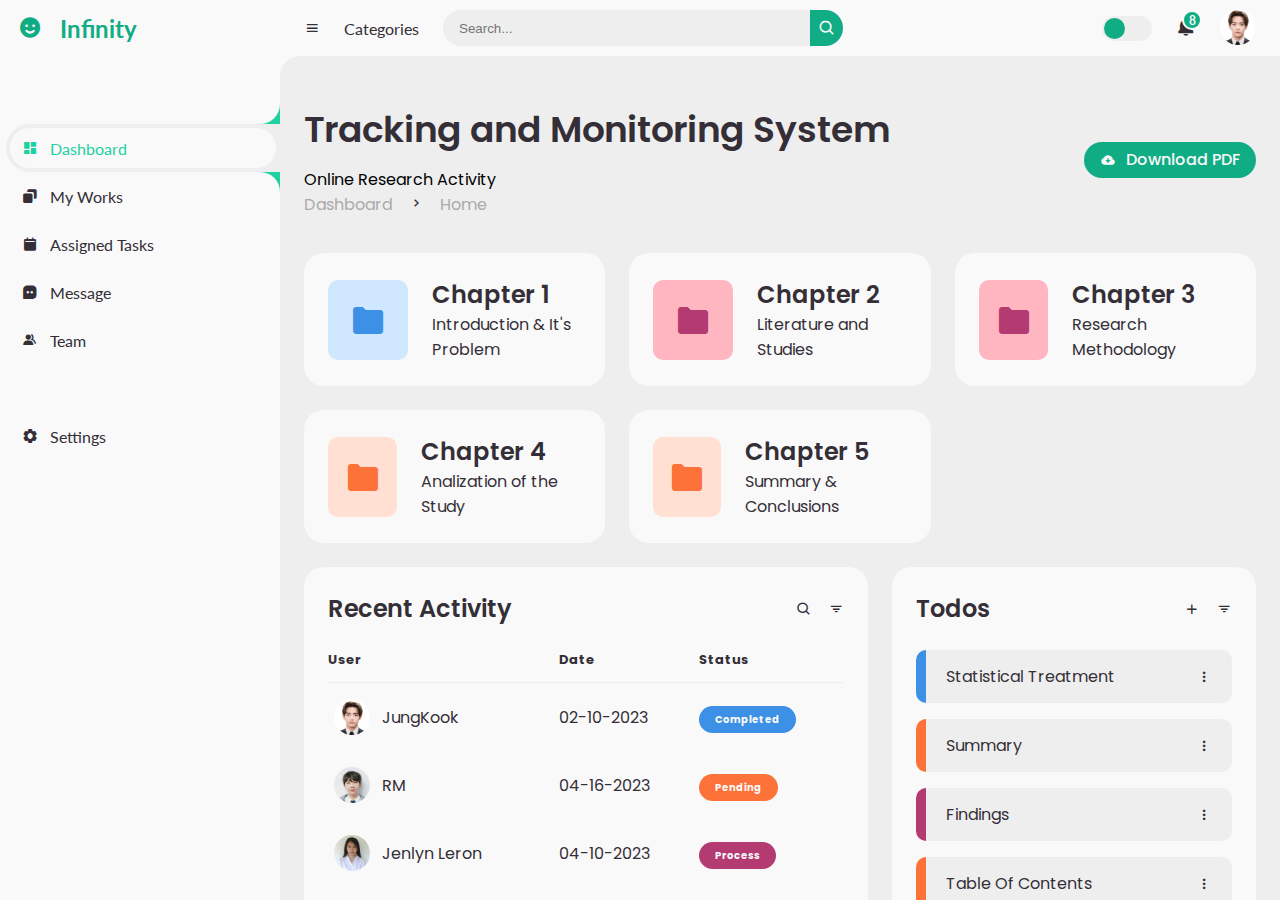
<file: index.html>
<!DOCTYPE html>
<html lang="en">
<head>
    <meta charset="UTF-8">
    <meta http-equiv="X-UA-Compatible" content="IE=edge">
    <meta name="viewport" content="width=device-width, initial-scale=1.0">
    <title>Monitor and Tracking System</title>

    <!-- font awesome cdn link -->
    <link rel="stylesheet" href="https://cdnjs.cloudflare.com/ajax/libs/font-awesome/6.4.0/css/all.min.css">
    <link href='https://unpkg.com/boxicons@2.0.9/css/boxicons.min.css' rel='stylesheet'>

    <!-- Custome CSS File Link -->
    <link rel="stylesheet" href="style.css">
</head>
<body>


	<!-- SIDEBAR Starts here -->
	<section id="sidebar">
		<a href="#" class="brand">
			<i class='bx bxs-smile'></i>
			<span class="text">Infinity</span>
		</a>
		<ul class="side-menu top">
			<li class="active">
				<a href="#dashboard">
					<i class='bx bxs-dashboard' ></i>
					<span class="text">Dashboard</span>
				</a>
			</li>
			<li>
				<a href="#works">
					<i class='bx bxs-copy'></i>
					<span class="text">My Works</span>
				</a>
			</li>
			<li>
				<a href="#task">
					<i class='bx bxs-calendar-alt'></i>
					<span class="text">Assigned Tasks</span>
				</a>
			</li>
			<li>
				<a href="#message">
					<i class='bx bxs-message-square-dots'></i>
					<span class="text">Message</span>
				</a>
			</li>
			<li>
				<a href="#teams">
					<i class='bx bxs-group' ></i>
					<span class="text">Team</span>
				</a>
			</li>
		</ul>
		<ul class="side-menu">
			<li>
				<a href="#">
					<i class='bx bxs-cog' ></i>
					<span class="text">Settings</span>
				</a>
			</li>
	</section>
	<!-- SIDEBAR ends here -->

    <!-- CONTENT -->
	<section id="content">
		<!-- NAVBAR -->
		<nav>
			<i class='bx bx-menu' ></i>
			<a href="#" class="nav-link">Categories</a>
			<form action="#">
				<div class="form-input">
					<input type="search" placeholder="Search...">
					<button type="submit" class="search-btn"><i class='bx bx-search' ></i></button>
				</div>
			</form>
			<input type="checkbox" id="switch-mode" hidden>
			<label for="switch-mode" class="switch-mode"></label>
			<a href="#" class="notification">
				<i class='bx bxs-bell' ></i>
				<span class="num">8</span>
			</a>
			<a href="#" class="profile">
				<img src="img/pic1.jpg">
			</a>
		</nav>
		<!-- NAVBAR -->

		<!-- MAIN -->
		<main>
			<div class="head-title" id="dashboard">
				<div class="left">
					<h1>Tracking and Monitoring System</h1>
					<p>Online Research Activity</p>
					<ul class="breadcrumb">
						<li>
							<a href="#">Dashboard</a>
						</li>
						<li><i class='bx bx-chevron-right' ></i></li>
						<li>
							<a class="active" href="#">Home</a>
						</li>
					</ul>
				</div>
				<a href="data/Lorem_ipsum.pdf" target="_blank" class="btn-download">
					<i class='bx bxs-cloud-download' ></i>
					<span class="text" >Download PDF</span>
				</a>
			</div>

			<ul class="box-info">
				<li>
					<a href="chap1.html"><i class='bx bxs-folder'></i></a>
					<span class="text">
						<h3>Chapter 1</h3>
						<p>Introduction & It's Problem</p>
					</span>
				</li>
				<li>
					<a href="chap2.html"><i class='bx bxs-folder'></i></a>
					<span class="text">
						<h3>Chapter 2</h3>
						<p>Literature and Studies</p>
					</span>
				</li>
				<li>
					<i class='bx bxs-folder'></i>
					<span class="text">
						<h3>Chapter 3</h3>
						<p>Research Methodology</p>
					</span>
				</li>
				<li>
					<i class='bx bxs-folder'></i>
					<span class="text">
						<h3>Chapter 4</h3>
						<p>Analization of the Study</p>
					</span>
				</li>
				<li>
					<i class='bx bxs-folder'></i>
					<span class="text">
						<h3>Chapter 5</h3>
						<p>Summary & Conclusions</p>
					</span>
				</li>
			</ul>


			<div class="table-data">
				<div class="order">
					<div class="head">
						<h3>Recent Activity</h3>
						<i class='bx bx-search' ></i>
						<i class='bx bx-filter' ></i>
					</div>
					<table>
						<thead>
							<tr>
								<th>User</th>
								<th>Date </th>
								<th>Status</th>
							</tr>
						</thead>
						<tbody>
							<tr>
								<td>
									<img src="img/pic1.jpg">
									<p>JungKook</p>
								</td>
								<td>02-10-2023</td>
								<td><span class="status completed">Completed</span></td>
							</tr>
							<tr>
								<td>
									<img src="img/pic2.jpg">
									<p>RM</p>
								</td>
								<td>04-16-2023</td>
								<td><span class="status pending">Pending</span></td>
							</tr>
							<tr>
								<td>
									<img src="img/jenlyn.jpg">
									<p>Jenlyn Leron</p>
								</td>
								<td>04-10-2023</td>
								<td><span class="status process">Process</span></td>
							</tr>
							<tr>
								<td>
									<img src="img/pic3.jpg">
									<p>Jin</p>
								</td>
								<td>04-18-2021</td>
								<td><span class="status pending">Pending</span></td>
							</tr>
							<tr>
								<td>
									<img src="img/pic4.jpg">
									<p>V</p>
								</td>
								<td>03-26-2023</td>
								<td><span class="status completed">Completed</span></td>
							</tr>
						</tbody>
					</table>
				</div>
				<div class="todo">
					<div class="head">
						<h3>Todos</h3>
						<i class='bx bx-plus' ></i>
						<i class='bx bx-filter' ></i>
					</div>
					<ul class="todo-list">
						<li class="completed">
							<p>Statistical Treatment</p>
							<i class='bx bx-dots-vertical-rounded' ></i>
						</li>
						<li class="not-completed">
							<p>Summary</p>
							<i class='bx bx-dots-vertical-rounded' ></i>
						</li>
						<li class="inprogress">
							<p>Findings</p>
							<i class='bx bx-dots-vertical-rounded' ></i>
						</li>
						<li class="not-completed">
							<p>Table Of Contents</p>
							<i class='bx bx-dots-vertical-rounded' ></i>
						</li>
						<li class="not-completed">
							<p>Appendix</p>
							<i class='bx bx-dots-vertical-rounded' ></i>
						</li>
						<li class="not-completed">
							<p>Conclusions</p>
							<i class='bx bx-dots-vertical-rounded' ></i>
						</li>
						<li class="not-completed">
							<p>Recommendations</p>
							<i class='bx bx-dots-vertical-rounded' ></i>
						</li>
					</ul>
				</div>
			</div>
            <!-- My works starts here -->
            <div class="portfolio" id="works">
                <h1 class="heading">my <span>works</span></h1>

        <!-- Works  -->
                <h3 class="subheading">Ass<span>ignment</span> </h3>
                <div class="box-container">
                
                    <div class="box">
                        <img src="img/img-1.jpg" alt="">
                        <div class="content">
                            <h3>Arrow Key</h3>
                        </div>
                    </div>

                    <div class="box">
                        <img src="img/img-2.jpg" alt="">
                        <div class="content">
                            <h3>Mockup</h3>
                        </div>
                    </div>

                    <div class="box">
                        <img src="img/img-3.jpg" alt="">
                        <div class="content">
                            <h3>Pineapple</h3>
                        </div>
                    </div>

                    <div class="box">
                        <img src="img/img-4.jpg" alt="">
                        <div class="content">
                            <h3>Avocado</h3>
                        </div>
                    </div>

                    <div class="box">
                        <img src="img/img-5.jpg" alt="">
                        <div class="content">
                            <h3>Mockup Cup</h3>
                        </div>
                    </div>

                    <div class="box">
                        <img src="img/img-6.jpg" alt="">
                        <div class="content">
                            <h3>Water Melon</h3>
                        </div>
                    </div>
                </div>
            </div>

            <!-- My Works ends here  -->

            <!-- Assigned task starts here -->

            <div class="head-title2" id="task">
                <div class="center">
                    <h1>Assigned Task</h1>
                </div>

                <div class="table-data2">
                    <div class="order2">
                        <div class="head2">
                            <h3>Current Status of your Task</h3>
                        </div>
                        <table>
                            <thead>
                                <tr>
                                    <th>User</th>
                                    <th>Date</th>
                                    <th>Status</th>
                                </tr>
                            </thead>
                            <tbody>
                                <tr>
                                    <td>
                                        <img src="img/img-1.jpg">
                                        <p>John Doe</p>
                                    </td>
                                    <td>05-17-2023</td>
                                    <td><span class="status pending">Pending</span></td>
                                </tr>
                                <tr>
                                    <td>
                                        <img src="img/img-2.jpg">
                                        <p>John Doe</p>
                                    </td>
                                    <td>05-17-2023</td>
                                    <td><span class="status completed">Completed</span></td>
                                </tr>
                                <tr>
                                    <td>
                                        <img src="img/img-3.jpg">
                                        <p>John Doe</p>
                                    </td>
                                    <td>05-17-2023</td>
                                    <td><span class="status process">Process</span></td>
                                </tr>
                                <tr>
                                    <td>
                                        <img src="img/img-1.jpg">
                                        <p>John Doe</p>
                                    </td>
                                    <td>05-17-2023</td>
                                    <td><span class="status completed">Completed</span></td>
                                </tr>
                            </tbody>
                        </table>
                    </div>
                </div>
            </div>

            <div class="contact" id="message">
        
                <form action="https://formsubmit.co/d2c2650a1679a550051cff97c943797a" method="POST">
                    <!-- Honeypot -->
                    <input type="text" name="_honey" style="display: none;">
        
                    <!-- Disable Capcha -->
                    <input type="hidden" name="_captcha" value="false">
        
                    <!-- Success -->
                    <input type="hidden" name="_next" value="https://yurie2315.github.io/myportfolio/success.html">

                    <div class="center">
                        <h1>Message</h1>
                    </div>
        
        
                    <input type="text" placeholder="your name" class="box" name="name" id="name" required>
                    <input type="email" placeholder="your email" class="box" name="email" id="emailInfo" required>
                    <input type="text" placeholder="your subject" class="box" name="subject" id="subject">
                    <textarea class="box" placeholder="your message" for="message" id="message" name="message"
                     cols="30" rows="10" required></textarea>
                    <input type="submit" value="send message" class="btn">
                </form>
            </div>

			<!-- Our teams starts here -->

			<div class="teams" id="teams">
                <div class="center">
                    <h1>Members of the Team</h1>
                </div>

                <div class="table-data3">
                    <div class="order3">
                        <div class="head3">
                            <h3>Members Information</h3>
                        </div>
                        <table>
                            <thead>
                                <tr>
                                    <th>Name</th>
									<th>Social</th>
                                    <th>Email</th>
                                    <th>Contact Number</th>
                                    <th>Status</th>
                                </tr>
                            </thead>
                            <tbody>
                                <tr>
                                    <td>
                                        <img src="img/jenlyn.jpg">
                                        <p>Jenlyn Leron</p>
                                    </td>
                                    <td>			
										<a href="https://www.facebook.com" class="fab fa-facebook-f"target="_blank"></a>
										<a href="https://www.behance.net" class="fab fa-behance"target="_blank"></a>
            							<a href="https://www.instagram.com" class="fab fa-instagram"target="_blank"></a>
            							<a href="https://www.linkedin.com" class="fab fa-linkedin"target="_blank"></a>
            							<a href="https://github.com/" class="fab fa-github"target="_blank"></a>
									</td>
                                    <td>jenlyn.leron@gmail.com</td>
									<td>09091235431</td>
                                    <td><span class="status available">Available</span></td>
                                </tr>
                                <tr>
                                    <td>
                                        <img src="img/pic2.jpg">
                                        <p>Lady Caragay</p>
                                    </td>
                                    <td>			
										<a href="https://www.facebook.com" class="fab fa-facebook-f"target="_blank"></a>
										<a href="https://www.behance.net" class="fab fa-behance"target="_blank"></a>
            							<a href="https://www.instagram.com" class="fab fa-instagram"target="_blank"></a>
            							<a href="https://www.linkedin.com" class="fab fa-linkedin"target="_blank"></a>
            							<a href="https://github.com/" class="fab fa-github"target="_blank"></a>
									</td>
                                    <td>lady.caragay@gmail.com</td>
									<td>09091235431</td>
                                    <td><span class="status busy">Busy</span></td>
                                </tr>
                            </tbody>
                        </table>
                    </div>
                </div>
            </div>

			<!-- Teams Section ends Here -->
			
		</main> 
	</section>


    
            

    <script src="script.js"></script>
    
</body>
</html>
</file>
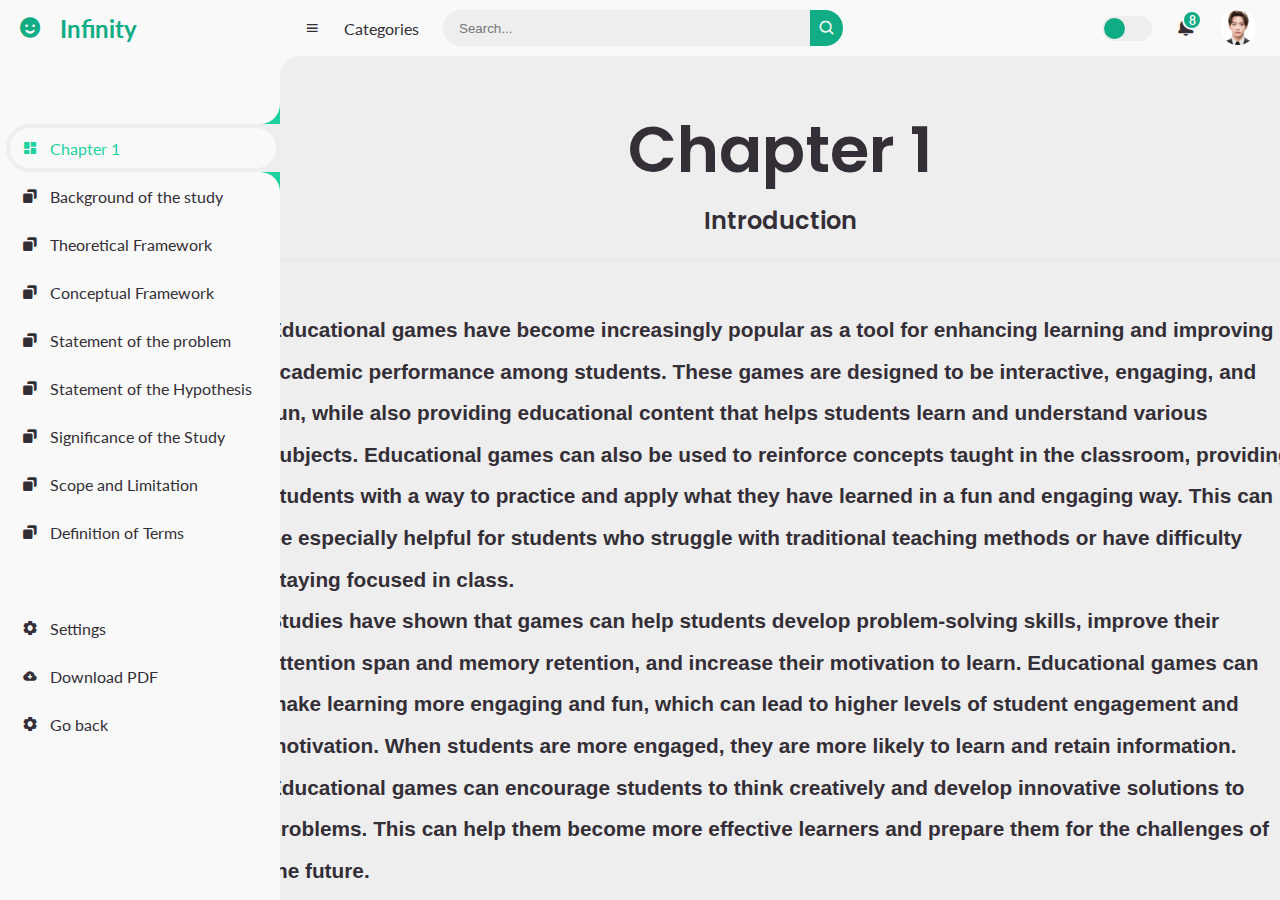
<file: chap1.html>
<!DOCTYPE html>
<html lang="en">
<head>
    <meta charset="UTF-8">
    <meta http-equiv="X-UA-Compatible" content="IE=edge">
    <meta name="viewport" content="width=device-width, initial-scale=1.0">
    <title>Chapter 1</title>

    <link rel="stylesheet" href="https://cdnjs.cloudflare.com/ajax/libs/font-awesome/6.4.0/css/all.min.css">
    <link href='https://unpkg.com/boxicons@2.0.9/css/boxicons.min.css' rel='stylesheet'>

    <!-- Custome CSS File Link -->
    <link rel="stylesheet" href="style1.css">
</head>
<body>

    <!-- SIDEBAR Starts here -->
	<section id="sidebar">
		<a href="#" class="brand">
			<i class='bx bxs-smile'></i>
			<span class="text">Infinity</span>
		</a>
		<ul class="side-menu top">
			<li class="active">
				<a href="#dashboard">
					<i class='bx bxs-dashboard' ></i>
					<span class="text">Chapter 1</span>
				</a>
			</li>
			<li>
				<a href="#background">
					<i class='bx bxs-copy'></i>
					<span class="text">Background of the study</span>
				</a>
			</li>
			<li>
				<a href="#theoretical">
					<i class='bx bxs-copy'></i>
					<span class="text">Theoretical Framework</span>
				</a>
			</li>
			<li>
				<a href="#conceptual">
					<i class='bx bxs-copy'></i>
					<span class="text">Conceptual Framework</span>
				</a>
			</li>
			<li>
				<a href="#sop">
					<i class='bx bxs-copy'></i>
					<span class="text">Statement of the problem</span>
				</a>
			</li>
			<li>
				<a href="#soh">
					<i class='bx bxs-copy'></i>
					<span class="text">Statement of the Hypothesis</span>
				</a>
			</li>
			<li>
				<a href="#sos">
					<i class='bx bxs-copy'></i>
					<span class="text">Significance of the Study</span>
				</a>
			</li>
			<li>
				<a href="#scope">
					<i class='bx bxs-copy'></i>
					<span class="text">Scope and Limitation</span>
				</a>
			</li>
			<li>
				<a href="#dot">
					<i class='bx bxs-copy'></i>
					<span class="text">Definition of Terms</span>
				</a>
			</li>
			
		</ul>
		<ul class="side-menu">
			<li>
				<a href="#">
					<i class='bx bxs-cog' ></i>
					<span class="text">Settings</span>
				</a>
			</li>
			<li>
				<a href="data/Chapter-1.pdf" target="_blank" class="btn-download">
					<i class='bx bxs-cloud-download' ></i>
					<span class="text" >Download PDF</span>
				</a>
			</li>
			<li>
				<a href="index.html">
					<i class='bx bxs-cog' ></i>
					<span class="text">Go back</span>
				</a>
			</li>
		</ul>
	</section>
	<!-- SIDEBAR ends here -->

	<!-- CONTENT -->
	<section id="content">
		<!-- NAVBAR -->
		<nav>
			<i class='bx bx-menu' ></i>
			<a href="#" class="nav-link">Categories</a>
			<form action="#">
				<div class="form-input">
					<input type="search" placeholder="Search...">
					<button type="submit" class="search-btn"><i class='bx bx-search' ></i></button>
				</div>
			</form>
			<input type="checkbox" id="switch-mode" hidden>
			<label for="switch-mode" class="switch-mode"></label>
			<a href="#" class="notification">
				<i class='bx bxs-bell' ></i>
				<span class="num">8</span>
			</a>
			<a href="#" class="profile">
				<img src="img/pic1.jpg">
			</a>
		</nav>
		<!-- NAVBAR Ends here -->

		<!-- Main Start Here -->

		<main>
			<div class="head-title" id="dashboard">
				<div class="left">
					<h1 class="heading2">Chapter 1
						<p>Introduction</p>
					</h1>
				</div>
				<div class="body">
					<div class="box">
						<h1 style="text-align: left;">Educational games have become increasingly popular
							as a tool for enhancing learning and improving academic
							performance among students. These games are designed to be interactive, 
							engaging, and fun, while also providing educational content that helps students
							learn and understand various subjects. Educational games can also be used to
							reinforce concepts taught in the classroom, providing students with a way
							to practice and apply what they have learned in a fun and engaging way. 
							This can be especially helpful for students who struggle with traditional
							teaching methods or have difficulty staying focused in class. <br> Studies have
							shown that games can help students develop problem-solving skills, improve
							their attention span and memory retention, and increase their motivation to 
							learn. Educational games can make learning more engaging and fun, which can 
							lead to higher levels of student engagement and motivation. When students are
							more engaged, they are more likely to learn and retain information. Educational
							games can encourage students to think creatively and develop innovative
							solutions to problems. This can help them become more effective learners and 
							prepare them for the challenges of the future. <br> Playing educational games, 
							according to some research is beneficial. It enables the mind of the players 
							to be more active, especially those puzzle-based games. It helps the player to 
							come up with decisions in tight situations. A game should not be regarded as a 
							marginal activity filling in odd moments when the teacher and class have nothing 
							better to do. Games should be used at all the stages of the lesson provided that 
							they are suitable and carefully chosen. Games also lend themselves well to revision
							exercises helping learners recall material in a pleasant, Entertaining way. <br>
							Educational games have been developed with specific learning outcomes in mind.
							Game-based learning occurs in educational games, making educational games an 
							umbrella term for both the act of learning and the method of education. 
							All types of games may be used in an educational environment, however educational 
							games are games that are designed to help people learn about certain subjects, 
							expand concepts, reinforce development, understand a historical event or culture, 
							or assist them in learning a skill as they play.
						</h1>
					</div>

					<div id="background"  class="box">
						<h1 style="text-align: left;"> 
							<p style="text-align: left; color: #10ac84; margin-bottom: 10px;">
								Background of the study
							</p>
								Educational games are games designed with the purpose of promoting learning 
								and education. These games are specifically created to enhance the learning 
								experience of players, often by providing them with engaging and interactive 
								content that supports their cognitive development. Educational games can take 
								many forms, including board games, card games, video games, and mobile apps. 
								They can cover a wide range of subjects, including math, science, history, 
								geography, and language learning. Educational games can be a powerful tool for 
								enhancing student learning.<br>
								They provide an engaging and interactive way for 
								students to learn new concepts and skills, and can help to increase motivation 
								and interest in the subject matter. Educational games are those designed to teach 
								people about a specific subject or a specific skill. They are made predominantly 
								for kids and students of all ages, and can be used both inside the classroom and 
								out. Educational games are a subset of serious gaming. Educational games can be 
								used to teach a wide range of subjects and skills, from math and science to social 
								studies and language arts. This makes them a versatile and flexible tool for 
								teachers to use in the classroom. <br>
								Research has shown that educational games can have a positive impact on student 
								learning outcomes. Studies have found that students who use educational games 
								tend to perform better on assessments and retain more information than those who 
								do not. Educational games offer a fun and engaging way for students to learn and 
								can help to improve learning outcomes. They are a valuable tool for teachers to use 
								in the classroom and can help to make learning more accessible and enjoyable for all 
								students. Many educational games are designed to be played with others, which can 
								help students develop collaboration and social skills. <br>
								The researcher of this study felt need to find out how educational games affect 
								the Grade 12 ICT students of AMA Santa Cruz in terms of their academic performance. 
								The purpose of this study is to know if educational games has a positive or 
								negative effects on students. It has an aim to find out how educational games 
								affect the students academic performance.
						</h1>
					</div>

					<div id="theoretical" class="box">
						<h1 style="text-align: left;"> <p  style="text-align: left; color: #10ac84; margin-bottom: 10px;">
							Theoretical Framework
							</p>
								According to Peña-Miguel Noemí, Sedano Hoyuelos Máximo (2014) The introduction 
								of new technologies in society has created a need for interactive contents that 
								can make the most of the potential that technological advances offer. Serious games 
								as educational games are such content: they can be defined as video games or 
								interactive applications whose main purpose is to provide not only entertainment 
								but also training in areas such as health, marketing, education, etc. This paper 
								reviews various cases of successful serious games and their influence on the 
								learning process, looks at tutoring as the key to guiding the learning process 
								throughout serious games and considers what kind of abilities and skills can be 
								achieved via such games. At this time of financial, economic and social crisis 
								citizens must be prepared to confront the challenges of the future, and the 
								individual values of each citizen must be joined to those of society as a whole. 
								Serious games are the perfect tool for achieving these aims, and for transmitting 
								contents and values. <br>
								According to Alice Kaplan Gordon (1970) Among the reasons for using games as a
								tool in education are that they motivate students, teach difficult concepts, 
								give opportunities to make decisions and solve problems, and give usually poor 
								students a change to take the lead in class. Games now available from producers, 
								most designed for use in social studies classes, are described here in detail. 
								The teacher's role in the game, especially in the important debriefing session, 
								where lessons of the game are made explicit, is explained. Suggestions for 
								designing games and adapting existing games to new situations are given. 
								A section on evaluating the learning impact of games notes that while games 
								are not more effective than other teaching methods, they often teach processes, 
								rather than facts, and they are just about the only medium teaching this. 
								A supplementary section describes games for exploring attitudes of students, 
								teachers, and community mem Among the reasons for using games as a tool in 
								education are that they motivate students, teach difficult concepts, give 
								opportunities to make decisions and solve problems, and give usually poor 
								students a change to take the lead in class. Games now available from producers, 
								most designed for use in social studies classes, are described here in detail. 
								The teacher's role in the game, especially in the important debriefing session, 
								where lessons of the game are made explicit, is explained. Suggestions for 
								designing games and adapting existing games to new situations are given. 
								A section on evaluating the learning impact of games notes that while games are 
								not more effective than other teaching methods, they often teach processes, 
								rather than facts, and they are just about the only medium teaching this. 
								A supplementary section describes games for exploring attitudes of students,
								teachers, and community members.
						</h1>
					</div>

					<div id="conceptual" class="box">
						<h1 style="text-align: left;"> <p  style="text-align: left; color: #10ac84; margin-bottom: 10px;">
							Conceptual Framework
							</p>
								This conceptual framework depicts the study’s input, process, and output approach, 
								as well as how it works. The process demonstrates how data can be gathered and the 
								output explains what the purpose is.
								<p style="text-align: left; color: #10ac84; margin-bottom: 10px;">
									Input
								</p>
								1. What are the demographic profiles of the respondents in terms of:
								1.1 Name (Optional)
								1.2 Age
								1.3 Sex?
								<p style="text-align: left; color: #10ac84; margin-bottom: 10px;">
									Process
								</p>
								Assessment, data gathering and analysis of the responses of the respondents 
								about the effects of educational games in the academic performance of the 
								Grade 12 ICT students of AMA Santa Cruz
								<p style="text-align: left; color: #10ac84; margin-bottom: 10px;">
									Output
								</p>
								The effects of educational games in the academic performance of the 
								Grade 12 ICT students of AMA Santa Cruz

						</h1>
					</div>

					<div id="sop" class="box">
						<h1  style="text-align: left;"> 
							<p style="text-align: left; color: #10ac84; margin-bottom: 10px;">
							Statement of the problem
							</p>
							1. What are the demographic profiles of the respondents in terms of: <br>
							1.1 Name (Optional) <br>
							1.2 Age <br>
							1.3 Sex? <br>
							2. What are the effects of educational games in the academic performance  <br>
							of the Grade 12 ICT students of AMA Santa Cruz?

						</h1>
					</div>

					<div id="soh" class="box">
						<h1 style="text-align: left;"> <p style="text-align: left; color: #10ac84; margin-bottom: 10px;">
							Statement of the Hypothesis
							</p>
							Ho: Educational games affect the academic performance of the Grade 12 ICT students 
							of AMA Santa Cruz. <br>
							Ha: Educational games couldn’t affect the academic performance of the Grade 12 
							ICT students of AMA Santa Cruz.

						</h1>
					</div>

					<div id="sos" class="box">
						<h1 style="text-align: left;"> 
							<p style="text-align: left; color: #10ac84; margin-bottom: 10px;">
							Significance of the Study
							</p>
							<p style="text-align: center; color: #10ac84;">
								Students
							</p> 
							This study will help the students of AMA Santa Cruz about the awareness 
							on the significant effect of educational games in the academic performance of the 
							Grade 12 ICT students. <br>
							<p style="text-align: center; color: #10ac84;">
								Teachers
							</p>  
							This study will give awareness on the teachers on how educational games 
							will affect the academic performance of the students. <br>
							<p style="text-align: center; color: #10ac84;">
								Researchers
							</p>  
							The researcher will be benefited as well because they will be aware 
							about the effects of educational games in the academic performance of the Grade 
							12 ICT students. <br>
							<p style="text-align: center; color: #10ac84;">
								Future Researchers
							</p>  
							The result of this study will serve as a basis and as a 
							resource for supplementary information and ideas for researches to be conducted 
							in the future.

						</h1>
					</div>

					<div id="scope" class="box">
						<h1 style="text-align: left;"> 
							<p style="text-align: left; color: #10ac84; margin-bottom: 10px;">
							Scope and Limitation
							</p>
							The coverage of this study is all about the effects of educational games in the 
							academic performance of the students. The researcher limited this research only at 
							AMA Santa Cruz with the minimum count of 20 respondents it’s either male or female 
							Grade 12 ICT students only.
						</h1>
					</div>

					<div id="dot" class="box">
						<h1 style="text-align: left;"> 
							<p style="text-align: left; color: #10ac84; margin-bottom: 10px;">
							Definition of Terms
							</p>
							<p style="text-align: left; color: #10ac84; margin-bottom: 10px;">
								Education
							</p>
							The knowledge, skills, understanding and attitudes that you can get 
							from attending to school. <br>
							<p style="text-align: left; color: #10ac84; margin-bottom: 10px;">
								Educational Games
							</p> 
							Designed to teach or reinforce specific concepts, skills or 
							knowledge. They can be digital or non-digital and can be used in a variety of 
							educational settings, including classrooms, libraries, and homes. <br>
							<p style="text-align: left; color: #10ac84; margin-bottom: 10px;">
								School
							</p>
							An educational institution designed to provide learning spaces and 
							learning environments for the teaching of students under the direction of 
							teachers. <br>
							<p style="text-align: left; color: #10ac84; margin-bottom: 10px;">
								Academic performance
							</p>
							Is the measurement of student achievement across various 
							academic subjects. <br>
							<p style="text-align: left; color: #10ac84; margin-bottom: 10px;">
								ICT
							</p>
							or information and communications technology (or technologies), is the 
							infrastructure and components that enable modern computing. <br>
							<p style="text-align: left; color: #10ac84; margin-bottom: 10px;">
								Students
							</p>
							A person formally engaged in learning, especially one enrolled in a 
							school or college. <br>
							<p style="text-align: left; color: #10ac84; margin-bottom: 10px;">
								Teachers
							</p>
							A person who helps students to acquire knowledge, competence, or 
							virtue, via the practice of teaching.
						</h1>
					</div>

					
				</div>
			</div>
		</main>





		<script src="script.js"></script>
</body>
</html>
</file>
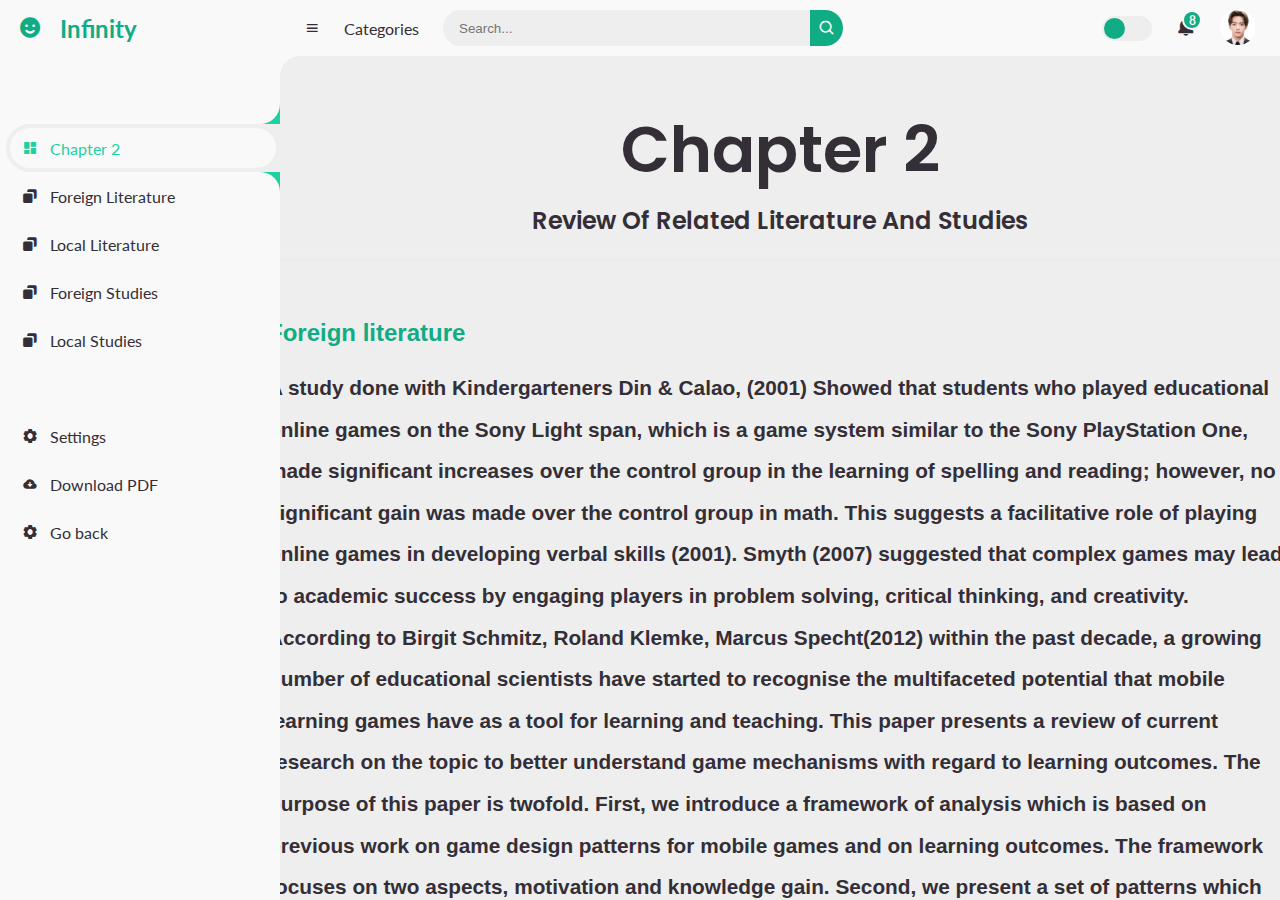
<file: chap2.html>
<!DOCTYPE html>
<html lang="en">
<head>
    <meta charset="UTF-8">
    <meta http-equiv="X-UA-Compatible" content="IE=edge">
    <meta name="viewport" content="width=device-width, initial-scale=1.0">
    <title>Chapter 2</title>

    <link rel="stylesheet" href="https://cdnjs.cloudflare.com/ajax/libs/font-awesome/6.4.0/css/all.min.css">
    <link href='https://unpkg.com/boxicons@2.0.9/css/boxicons.min.css' rel='stylesheet'>

    <!-- Custome CSS File Link -->
    <link rel="stylesheet" href="style2.css">
</head>
<body>

    <!-- Comment section -->
    <!-- SIDEBAR Starts here -->
	<section id="sidebar">
		<a href="#" class="brand">
			<i class='bx bxs-smile'></i>
			<span class="text">Infinity</span>
		</a>
		<ul class="side-menu top">
			<li class="active">
				<a href="#dashboard">
					<i class='bx bxs-dashboard' ></i>
					<span class="text">Chapter 2</span>
				</a>
			</li>
			<li>
				<a href="#foreign">
					<i class='bx bxs-copy'></i>
					<span class="text">Foreign Literature</span>
				</a>
			</li>
            <li>
				<a href="#local">
					<i class='bx bxs-copy'></i>
					<span class="text">Local Literature</span>
				</a>
			</li>
            <li>
				<a href="#fs">
					<i class='bx bxs-copy'></i>
					<span class="text">Foreign Studies</span>
				</a>
			</li>
            <li>
				<a href="#ls">
					<i class='bx bxs-copy'></i>
					<span class="text">Local Studies</span>
				</a>
			</li>
			
		</ul>
		<ul class="side-menu">
			<li>
				<a href="#">
					<i class='bx bxs-cog' ></i>
					<span class="text">Settings</span>
				</a>
			</li>
			<li>
				<a href="data/Chapter-2.pdf" target="_blank" class="btn-download">
					<i class='bx bxs-cloud-download' ></i>
					<span class="text" >Download PDF</span>
				</a>
			</li>
			<li>
				<a href="index.html">
					<i class='bx bxs-cog' ></i>
					<span class="text">Go back</span>
				</a>
			</li>
		</ul>
	</section>
	<!-- SIDEBAR ends here -->

	<!-- CONTENT -->
	<section id="content">
		<!-- NAVBAR -->
		<nav>
			<i class='bx bx-menu' ></i>
			<a href="#" class="nav-link">Categories</a>
			<form action="#">
				<div class="form-input">
					<input type="search" placeholder="Search...">
					<button type="submit" class="search-btn"><i class='bx bx-search' ></i></button>
				</div>
			</form>
			<input type="checkbox" id="switch-mode" hidden>
			<label for="switch-mode" class="switch-mode"></label>
			<a href="#" class="notification">
				<i class='bx bxs-bell' ></i>
				<span class="num">8</span>
			</a>
			<a href="#" class="profile">
				<img src="img/pic1.jpg">
			</a>
		</nav>
		<!-- NAVBAR Ends here -->

		<!-- Main Start Here -->

		<main>
			<div class="head-title" id="dashboard">
				<div class="left">
					<h1 class="heading2">Chapter 2
						<p>Review of Related Literature and Studies</p>
					</h1>
				</div>
				<div class="body">
					<div id="foreign"  class="box">
						<h1 style="text-align: left;"> 
							<p style="text-align: left; color: #10ac84; margin-bottom: 10px;">
								Foreign literature
							</p>
                            A study done with Kindergarteners Din & Calao, (2001) Showed that students 
                            who played educational online games on the Sony Light span, which is a game 
                            system similar to the Sony PlayStation One, made significant increases over 
                            the control group in the learning of spelling and reading; however, no 
                            significant gain was made over the control group in math. This suggests a 
                            facilitative role of playing online games in developing verbal skills 
                            (2001). Smyth (2007) suggested that complex games may lead to academic success 
                            by engaging players in problem solving, critical thinking, and creativity. <br>
                            According to Birgit Schmitz, Roland Klemke, Marcus Specht(2012) within the past 
                            decade, a growing number of educational scientists have started to recognise 
                            the multifaceted potential that mobile learning games have as a tool for 
                            learning and teaching. This paper presents a review of current research on the 
                            topic to better understand game mechanisms with regard to learning outcomes. 
                            The purpose of this paper is twofold. First, we introduce a framework of analysis 
                            which is based on previous work on game design patterns for mobile games and on 
                            learning outcomes. The framework focuses on two aspects, motivation and knowledge 
                            gain. Second, we present a set of patterns which we identified in the literature 
                            and that positively influence these two aspects. Our results support the general 
                            assumption that mobile learning games have potential to enhance motivation. 
                            It reveals that game mechnisms such as Collaborative Actions or Augmented Reality 
                            provide incentive to get engaged with learning and/or a certain topic. With regard 
                            to knowledge gain, results are less comprehensive. <br>
                            According to Lina Lafta Jassim, Hisham Dzakiria(2019) Digital games play a 
                            significant role in the life of the new generation. Although there are many 
                            criticisms, many studies focus on the importance of digital games in improving 
                            learner’s vocabulary in the target language. Researchers have begun conducting 
                            several researches on how using games in the class can foster vocabulary learning. 
                            The aim of this paper is to investigate the impacts of digital games on children’s 
                            vocabulary learning depending on a literature review. Many studies focus on the 
                            impacts of digital games on different aspects of education.
						</h1>
					</div>		
                    <div id="local"  class="box">
						<h1 style="text-align: left;"> 
							<p style="text-align: left; color: #10ac84; margin-bottom: 10px;">
								Local literature
							</p>
                            According to the study of “Mixed Up E-games”, (Michael Detablan., et. Al, 
                            ACLC Taguig October 2013) the project has different categories: different 
                            shapes, math games, colouring games, typing games and more. By creating various 
                            games that are fun yet educational, kids can learn skills like problem-solving 
                            and boosting creativity so they’ll have advance learning before they go to school. 
                            Parents also benefit from it since they don’t have to persuade their children to 
                            learn new things. By letting the kids play educational games, they will be able 
                            to acquire new skills or improve what they already have. <br>
                            According to the article “The gamification of education Why playing is the future 
                            of learning” by Michael Logarta (June 11, 2014), students can benefit more in 
                            gamification of education rather than using traditional way of educating students. 
                            Gamification means using game mechanics to make teaching more interesting, 
                            motivating, casual and fun for students. So instead of restricting them from 
                            playing games, why not use certain games that can increase their knowledge, 
                            memorization and skills. Also, if lessons are given in a game-like manner, 
                            students would tend to remember it more than lectures that are stated in a 
                            news-like manner <br>
                            According to the article “Mobile Learning” by Baran, Evrim (2014)Mobile devices 
                            have become attractive learning devices for education. While the majority of the
                            existing research has focused primarily on the value of mobile learning for 
                            students, researchers have recently started exploring its potentials within 
                            teacher development. The present qualitative synthesis of quantitative and 
                            qualitative research aimed to address trends and gaps observed in the literature
                            regarding the integration of mobile learning into teacher education. Six main 
                            findings emergeda) there is an increasing trend in integrating mobile learning 
                            in teacher education contexts; (b)theoretical and conceptual perspectives are 
                            scarcely reported; (c) variations exist in perceptions, attitudes and usage 
                            patterns; (d) engagement with mobile learning and devices is primarily reported 
                            as being beneficial; € challenges were scarcely reported; and (f) several 
                            pedagogical affordances support mobile learning integration into teacher education 
                            settings. These finding shave been interpreted to determine their implications on 
                            the development of mobile learning experiences in teacher education, including 
                            programmatic directions for integration and study.
						</h1>
					</div>

                    <div id="fs"  class="box">
						<h1 style="text-align: left;"> 
							<p style="text-align: left; color: #10ac84; margin-bottom: 10px;">
								Foreign Studies
							</p>
                            <p style="text-align: left; color: #10ac84; margin-bottom: 10px;">
								Are games effective learning tools?
							</p>
                            According to Sara De Freitas(2018) The literature around the use, efficacy and 
                            design of educational games and game-based learning approaches has been building 
                            up gradually and in phases, across different disciplines and in an ad hoc way. 
                            This has been problematic in a number of ways and resulted in fragmented literature 
                            and inconsistent referencing patterns between different sub-disciplines and 
                            countries. This is mainly because no distinct single-disciplinary perspective 
                            has emerged because of: the cross-disciplinary nature of educational games, a 
                            reliance on single-disciplinary contexts for studies, changing terminologies in 
                            different contexts and the use of multi-methodological approaches. Distinct 
                            perspectives from education science, game science, neuroscience and information 
                            science have deepened our understanding of play and games. This research has 
                            become more quantitative, rigorous and nuanced as a result of more studies 
                            focused upon therapeutic health applications of games, the serious games research 
                            movement and more efficacy and comparative studies that examine and quantify 
                            utilitythe literature around the use, efficacy and design of educational games 
                            and game-based learning approaches has been building up gradually and in phases, 
                            across different disciplines and in an ad hoc way. This has been problematic in a 
                            number of ways and resulted in fragmented literature and inconsistent referencing 
                            patterns between different sub-disciplines and countries. This is mainly because 
                            no distinct single-disciplinary perspective has emerged because of: the 
                            cross-disciplinary nature of educational games, a reliance on single-disciplinary 
                            contexts for studies, changing terminologies in different contexts and the use of 
                            multi-methodological approaches. Distinct perspectives from education science, 
                            game science, neuroscience and information science have deepened our understanding 
                            of play and games. This research has become more quantitative, rigorous and nuanced 
                            as a result of more studies focused upon therapeutic health applications of games, 
                            the serious games research movement and more efficacy and comparative studies that
                            examine and quantify utility.
                            <p style="text-align: left; color: #10ac84; margin-bottom: 10px;">
								Games For Growth; Educational Games in the Classroom
							</p>
                            According to Alice Kaplan Gordon(1970) among the reasons for using games as a 
                            tool in education are that they motivate students, teach difficult concepts, 
                            give opportunities to make decisions and solve problems, and give usually poor 
                            students a change to take the lead in class. Games now available from producers, 
                            most designed for use in social studies classes, are described here in detail. 
                            The teacher's role in the game, especially in the important debriefing session, 
                            where lessons of the game are made explicit, is explained. Suggestions for 
                            designing games and adapting existing games to new situations are given. 
                            A section on evaluating the learning impact of games notes that while games 
                            are not more effective than other teaching methods, they often teach processes, 
                            rather than facts, and they are just about the only medium teaching this. 
                            A supplementary section describes games for exploring attitudes of students, 
                            teachers, and community members.


						</h1>
					</div>

                    <div id="ls"  class="box">
						<h1 style="text-align: left;"> 
							<p style="text-align: left; color: #10ac84; margin-bottom: 10px;">
								Local Studies
							</p>
                            <p style="text-align: left; color: #10ac84; margin-bottom: 10px;">
								Exploring Philippine Traditional Games as Motivational Activities for Learning
							</p>
                            According to Tupas, Fernan P.; Palmares, Ma. Theresa G(2018) this study aimed 
                            to explore the possibility of tapping traditional games as motivational 
                            activities that can aid in the teaching of the sciences in the K-12 curriculum 
                            and eventually will help learners increase their interest as well as performance 
                            in science. Method: This study is a qualitative research that aims to gather 
                            an in-depth understanding of science ideas, concepts and practices in Philippine 
                            traditional games. The purposively selected respondents of this study were 
                            comprised of the top 1 pupils and students from Grades 3 to Grade 10 from various 
                            schools. The respondents were invited every weekend to play one traditional game, 
                            and to observe their classmates and friends play during free time. These students 
                            were interviewed using the conversation analysis method wherein the Hiligaynon 
                            dialect was translated into English. This was tape recorded and responses 
                            related to science were extracted and triangulated and then were themed into 
                            four major science topics such as Earth Science, Biology, Chemistry and Physics. 
                            Findings: The study found that scientific ideas and concepts were embedded in 
                            the Philippine traditional games and can be used as instructional materials in 
                            teaching and learning science in K - 12 Basic Education Program of the Department 
                            of Education. With the inclusion of these traditional games, learners will become 
                            more interested in learning science. Significance: An instructional material using 
                            traditional games was formulated to be used in teaching science curriculum in 
                            basic education program. This is to help below average learners understand and 
                            appreciate science learning.
						</h1>
					</div>
                    

				</div>
			</div>
		</main>





		<script src="script.js"></script>
</body>
</html>
</file>
<file: style.css>
@import url('https://fonts.googleapis.com/css2?family=Lato:wght@400;700&family=Poppins:wght@400;500;600;700&display=swap');

* {
	margin: 0;
	padding: 0;
	box-sizing: border-box;
    transition: .2s linear;
}

html {
    scroll-behavior: smooth;
}

.btn {
    margin-top: 1rem;
    display: inline-block;
    padding: 1rem 3.5rem;
    border-radius: .5rem;
    font-size: 1.7rem;
    cursor: pointer;
    background: none;
    color: var(--black);
    box-shadow: var(--box-shadow);
}

.btn:hover {
    box-shadow: var(--box-shadow-inset);
    color: var(--green);
}


a {
	text-decoration: none;
}

li {
	list-style: none;
}

.heading {
    text-align: center;
    font-size: 5rem;
    color: var(--black);
    text-transform: uppercase;
    padding-bottom: 2rem;
}

.heading span {
    color: var(--wcgreen);
    text-transform: uppercase;
}

.subheading {
    text-align: center;
    font-size: 3rem;
    color: var(--black);
    text-transform: uppercase;
    padding-bottom: 1rem;
}

.subheading span {
    color: var(--wcgreen);
    text-transform: uppercase;
}

:root {
	--poppins: 'Poppins', sans-serif;
	--lato: 'Lato', sans-serif;

	--light: #F9F9F9;
	--blue: #3C91E6;
	--light-blue: #CFE8FF;
	--grey: #eee;
	--dark-grey: #AAAAAA;
	--dark: #342E37;
	--maroon: #b33939;
	--pink: #B33B72;
	--light-pink: #FFB6C1;
	--orange: #FD7238;
	--light-orange: #FFE0D3;
	--mandarin: #ffb142;
	--wcgreen: #1dd1a1;
	--dmgreen: #10ac84;

    /* zzzzz */
    --green:#27ae60;
    --black:#444;
    --light-color:#777;
    --bg-color:#e6e6e6;
    --border: .1rem solid rgba(0,0,0,.2);
    --box-shadow: .2rem .2rem 1rem #ccc,
                  -.2rem -.2rem 1rem #fff;
    --box-shadow-inset: .2rem .2rem 1rem #ccc inset,
                  -.4rem -.4rem 1rem #fff inset;
}

html {
	overflow-x: hidden;
}

body.dark {
	--light: #0C0C1E;
	--grey: #060714;
	--dark: #FBFBFB;
}

body {
	background: var(--grey);
	overflow-x: hidden;
}





/* SIDEBAR */
#sidebar {
	position: fixed;
	top: 0;
	left: 0;
	width: 280px;
	height: 100%;
	background: var(--light);
	z-index: 2000;
	font-family: var(--lato);
	transition: .3s ease;
	overflow-x: hidden;
	scrollbar-width: none;
}
#sidebar::--webkit-scrollbar {
	display: none;
}
#sidebar.hide {
	width: 60px;
}
#sidebar .brand {
	font-size: 24px;
	font-weight: 700;
	height: 56px;
	display: flex;
	align-items: center;
	color: var(--dmgreen);
	position: sticky;
	top: 0;
	left: 0;
	background: var(--light);
	z-index: 500;
	padding-bottom: 20px;
	box-sizing: content-box;
}
#sidebar .brand .bx {
	min-width: 60px;
	display: flex;
	justify-content: center;
}
#sidebar .side-menu {
	width: 100%;
	margin-top: 48px;
}
#sidebar .side-menu li {
	height: 48px;
	background: transparent;
	margin-left: 6px;
	border-radius: 48px 0 0 48px;
	padding: 4px;
}
#sidebar .side-menu li.active {
	background: var(--grey);
	position: relative;
}
#sidebar .side-menu li.active::before {
	content: '';
	position: absolute;
	width: 40px;
	height: 40px;
	border-radius: 50%;
	top: -40px;
	right: 0;
	box-shadow: 20px 20px 0 var(--wcgreen);
	z-index: -1;
}
#sidebar .side-menu li.active::after {
	content: '';
	position: absolute;
	width: 40px;
	height: 40px;
	border-radius: 50%;
	bottom: -40px;
	right: 0;
	box-shadow: 20px -20px 0 var(--wcgreen);
	z-index: -1;
}
#sidebar .side-menu li a {
	width: 100%;
	height: 100%;
	background: var(--light);
	display: flex;
	align-items: center;
	border-radius: 48px;
	font-size: 16px;
	color: var(--dark);
	white-space: nowrap;
	overflow-x: hidden;
}
#sidebar .side-menu.top li.active a {
	color: var(--wcgreen);
}
#sidebar.hide .side-menu li a {
	width: calc(48px - (4px * 2));
	transition: width .3s ease;
}
#sidebar .side-menu li a.logout {
	color: var(--wcgreen);
}
#sidebar .side-menu.top li a:hover {
	color: var(--wcgreen);
}
#sidebar .side-menu li a .bx {
	min-width: calc(60px  - ((4px + 6px) * 2));
	display: flex;
	justify-content: center;
}
/* SIDEBAR */





/* CONTENT */
#content {
	position: relative;
	width: calc(100% - 280px);
	left: 280px;
	transition: .3s ease;
}
#sidebar.hide ~ #content {
	width: calc(100% - 60px);
	left: 60px;
}




/* NAVBAR */
#content nav {
	height: 56px;
	background: var(--light);
	padding: 0 24px;
	display: flex;
	align-items: center;
	grid-gap: 24px;
	font-family: var(--lato);
	position: sticky;
	top: 0;
	left: 0;
	z-index: 1000;
}
#content nav::before {
	content: '';
	position: absolute;
	width: 40px;
	height: 40px;
	bottom: -40px;
	left: 0;
	border-radius: 50%;
	box-shadow: -20px -20px 0 var(--light);
}
#content nav a {
	color: var(--dark);
}
#content nav .bx.bx-menu {
	cursor: pointer;
	color: var(--dark);
}
#content nav .nav-link {
	font-size: 16px;
	transition: .3s ease;
}
#content nav .nav-link:hover {
	color: var(--wcgreen);
}
#content nav form {
	max-width: 400px;
	width: 100%;
	margin-right: auto;
}
#content nav form .form-input {
	display: flex;
	align-items: center;
	height: 36px;
}
#content nav form .form-input input {
	flex-grow: 1;
	padding: 0 16px;
	height: 100%;
	border: none;
	background: var(--grey);
	border-radius: 36px 0 0 36px;
	outline: none;
	width: 100%;
	color: var(--dark);
}
#content nav form .form-input button {
	width: 36px;
	height: 100%;
	display: flex;
	justify-content: center;
	align-items: center;
	background: var(--dmgreen);
	color: var(--light);
	font-size: 18px;
	border: none;
	outline: none;
	border-radius: 0 36px 36px 0;
	cursor: pointer;
}
#content nav .notification {
	font-size: 20px;
	position: relative;
}
#content nav .notification .num {
	position: absolute;
	top: -6px;
	right: -6px;
	width: 20px;
	height: 20px;
	border-radius: 50%;
	border: 2px solid var(--light);
	background: var(--dmgreen);
	color: var(--light);
	font-weight: 700;
	font-size: 12px;
	display: flex;
	justify-content: center;
	align-items: center;
}
#content nav .profile img {
	width: 36px;
	height: 36px;
	object-fit: cover;
	border-radius: 50%;
}
#content nav .switch-mode {
	display: block;
	min-width: 50px;
	height: 25px;
	border-radius: 25px;
	background: var(--grey);
	cursor: pointer;
	position: relative;
}
#content nav .switch-mode::before {
	content: '';
	position: absolute;
	top: 2px;
	left: 2px;
	bottom: 2px;
	width: calc(25px - 4px);
	background: var(--dmgreen);
	border-radius: 50%;
	transition: all .3s ease;
}
#content nav #switch-mode:checked + .switch-mode::before {
	left: calc(100% - (25px - 4px) - 2px);
}
/* NAVBAR */





/* MAIN */
#content main {
	width: 100%;
	padding: 46px 24px;
	font-family: var(--poppins);
	max-height: calc(100vh - 56px);
	overflow-y: auto;
}
#content main .head-title {
	display: flex;
	align-items: center;
	justify-content: space-between;
	grid-gap: 16px;
	flex-wrap: wrap;
}
#content main .head-title .left h1 {
	font-size: 36px;
	font-weight: 600;
	margin-bottom: 10px;
	color: var(--dark);
}
#content main .head-title .left .breadcrumb {
	display: flex;
	align-items: center;
	grid-gap: 16px;
}
#content main .head-title .left .breadcrumb li {
	color: var(--dark);
}
#content main .head-title .left .breadcrumb li a {
	color: var(--dark-grey);
	pointer-events: none;
}
#content main .head-title .left .breadcrumb li a.active {
	color: var(--);
	pointer-events: unset;
}
#content main .head-title .btn-download {
	height: 36px;
	padding: 0 16px;
	border-radius: 36px;
	background: var(--dmgreen);
	color: var(--light);
	display: flex;
	justify-content: center;
	align-items: center;
	grid-gap: 10px;
	font-weight: 500;
}




#content main .box-info {
	display: grid;
	grid-template-columns: repeat(auto-fit, minmax(240px, 1fr));
	grid-gap: 24px;
	margin-top: 36px;
}
#content main .box-info li {
	padding: 24px;
	background: var(--light);
	border-radius: 20px;
	display: flex;
	align-items: center;
	grid-gap: 24px;
}
#content main .box-info li .bx {
	width: 80px;
	height: 80px;
	border-radius: 10px;
	font-size: 36px;
	display: flex;
	justify-content: center;
	align-items: center;
}
#content main .box-info li:nth-child(1) .bx {
	background: var(--light-blue);
	color: var(--blue);
}
#content main .box-info li:nth-child(2) .bx {
	background: var(--light-pink);
	color: var(--pink);
}
#content main .box-info li:nth-child(3) .bx {
	background: var(--light-pink);
	color: var(--pink);
}
#content main .box-info li:nth-child(4) .bx {
	background: var(--light-orange);
	color: var(--orange);
}
#content main .box-info li:nth-child(5) .bx {
	background: var(--light-orange);
	color: var(--orange);
}
#content main .box-info li .text h3 {
	font-size: 24px;
	font-weight: 600;
	color: var(--dark);
}
#content main .box-info li .text p {
	color: var(--dark);	
}


/* Recent Activity */


#content main .table-data {
	display: flex;
	flex-wrap: wrap;
	grid-gap: 24px;
	margin-top: 24px;
	width: 100%;
	color: var(--dark);
}
#content main .table-data > div {
	border-radius: 20px;
	background: var(--light);
	padding: 24px;
	overflow-x: auto;
}
#content main .table-data .head {
	display: flex;
	align-items: center;
	grid-gap: 16px;
	margin-bottom: 24px;
}
#content main .table-data .head h3 {
	margin-right: auto;
	font-size: 24px;
	font-weight: 600;
}
#content main .table-data .head .bx {
	cursor: pointer;
}

#content main .table-data .order {
	flex-grow: 1;
	flex-basis: 500px;
}
#content main .table-data .order table {
	width: 100%;
	border-collapse: collapse;
}
#content main .table-data .order table th {
	padding-bottom: 12px;
	font-size: 13px;
	text-align: left;
	border-bottom: 1px solid var(--grey);
}
#content main .table-data .order table td {
	padding: 16px 0;
}
#content main .table-data .order table tr td:first-child {
	display: flex;
	align-items: center;
	grid-gap: 12px;
	padding-left: 6px;
}
#content main .table-data .order table td img {
	width: 36px;
	height: 36px;
	border-radius: 50%;
	object-fit: cover;
}
#content main .table-data .order table tbody tr:hover {
	background: var(--grey);
}
#content main .table-data .order table tr td .status {
	font-size: 10px;
	padding: 6px 16px;
	color: var(--light);
	border-radius: 20px;
	font-weight: 700;
}
#content main .table-data .order table tr td .status.completed {
	background: var(--blue);
}
#content main .table-data .order table tr td .status.process {
	background: var(--pink);
}
#content main .table-data .order table tr td .status.pending {
	background: var(--orange);
}


#content main .table-data .todo {
	flex-grow: 1;
	flex-basis: 300px;
}
#content main .table-data .todo .todo-list {
	width: 100%;
}
#content main .table-data .todo .todo-list li {
	width: 100%;
	margin-bottom: 16px;
	background: var(--grey);
	border-radius: 10px;
	padding: 14px 20px;
	display: flex;
	justify-content: space-between;
	align-items: center;
}
#content main .table-data .todo .todo-list li .bx {
	cursor: pointer;
}
#content main .table-data .todo .todo-list li.completed {
	border-left: 10px solid var(--blue);
}
#content main .table-data .todo .todo-list li.not-completed {
	border-left: 10px solid var(--orange);
}
#content main .table-data .todo .todo-list li.inprogress {
	border-left: 10px solid var(--pink);
}
#content main .table-data .todo .todo-list li:last-child {
	margin-bottom: 0;
}

/* Recent Activity Ends */

/* portfolio / My Works section start  */

#content main .portfolio .box-container {
    display: grid;
    grid-template-columns: repeat(auto-fit, minmax(20rem, 1fr));
    gap: 2rem;
    padding-bottom: 3rem;
}

#content main .portfolio .box-container .box {
    height: 25rem;
    border-radius: .5rem;
    overflow: hidden;
    box-shadow: var(--box-shadow);
    position: relative;
    border: 1rem solid transparent;
}


#content main .portfolio .box-container .box img {
    height: 100%;
    width: 100%;
    object-fit: cover;
}

#content main .portfolio .box-container .box .content {
    position: absolute;
    top: 0; left: 0;
    height: 100%;
    width: 100%;
    background: var(--bg-color);
    display: grid;
    place-items: center;
    transform: scale(0);
}

#content main .portfolio .box-container .box:hover .content {
    transform: scale(1);
}

#content main .portfolio .box-container .box .content h3{
    font-size: 2.5rem;
    color: var(--black);
    text-transform: uppercase;
    transform: translateY(-5rem);
    opacity: 0;
    transition-delay: .2s;
    text-align: center;
   
}

#content main .portfolio .box-container .box:hover .content h3 {
    transform: translateY(0rem);
    opacity: 1;
}

/* portfolio section end  */


/* Assigned Task Starts here */

#content main .head-title2 {
	display: flex;
	align-items: center;
	justify-content: space-between;
	grid-gap: 16px;
	flex-wrap: wrap;
    margin-top: 2rem;
    justify-content: center;
}
#content main .head-title2 .center h1 {
	font-size: 36px;
	font-weight: 600;
	margin-bottom: 10px;
	color: var(--dark);
}
#content main .table-data2 {
	display: flex;
	flex-wrap: wrap;
	grid-gap: 24px;
	margin-top: 24px;
	width: 100%;
	color: var(--dark);
}
#content main .table-data2 > div {
	border-radius: 20px;
	background: var(--light);
	padding: 24px;
	overflow-x: auto;
    width: 100%;
}
#content main .table-data2 .head2 {
	display: flex;
	align-items: center;
	grid-gap: 16px;
	margin-bottom: 24px;
}
#content main .table-data2 .head2 h3 {
	margin-right: auto;
	font-size: 24px;
	font-weight: 600;
}

#content main .table-data2 .order2 {
	flex-grow: 1;
	flex-basis: 500px;
}
#content main .table-data2 .order2 table {
	width: 100%;
	border-collapse: collapse;
}
#content main .table-data2 .order2 table th {
	padding-bottom: 12px;
	font-size: 13px;
	text-align: left;
	border-bottom: 1px solid var(--grey);
}
#content main .table-data2 .order2 table td {
	padding: 16px 0;
}
#content main .table-data2 .order2 table tr td:first-child {
	display: flex;
	align-items: center;
	grid-gap: 12px;
	padding-left: 6px;
}
#content main .table-data2 .order2 table td img {
	width: 36px;
	height: 36px;
	border-radius: 50%;
	object-fit: cover;
}
#content main .table-data2 .order2 table tbody tr:hover {
	background: var(--grey);
}
#content main .table-data2 .order2 table tr td .status {
	font-size: 10px;
	padding: 6px 16px;
	color: var(--light);
	border-radius: 20px;
	font-weight: 700;
}
#content main .table-data2 .order2 table tr td .status.completed {
	background: var(--blue);
}
#content main .table-data2 .order2 table tr td .status.process {
	background: var(--pink);
}
#content main .table-data2 .order2 table tr td .status.pending {
	background: var(--orange);
}


/* Contact / Message */

/* contact section start  */

#content main .contact {
	display: flex;
	align-items: center;
	justify-content: space-between;
	grid-gap: 16px;
	flex-wrap: wrap;
    margin-top: 2rem;
    justify-content: center;
}
#content main .contact .center h1 {
	font-size: 36px;
	font-weight: 600;
	margin-bottom: 10px;
	color: var(--dark);
    text-align: center;
}

#content main .contact form {
    margin: 1rem auto;
    max-width: 70rem;
    border-radius: .5rem;
  
}

#content main .contact form .box {
    padding: 1rem 1.5rem;
    background: none;
    width: 100%;
    color: var(--black);
    font-size: 1.6rem;
    box-shadow: var(--box-shadow);
    text-transform: none;
    margin: .7rem 0;
    border-radius: .5rem;
}

#content main .contact form textarea {
    height: 20rem;
    resize: none;
}

#content main .contact form .box:focus {
    box-shadow: var(--box-shadow-inset);
}


/* contact section end  */

/* Teams starts here */

#content main .teams {
	display: flex;
	align-items: center;
	justify-content: space-between;
	grid-gap: 16px;
	flex-wrap: wrap;
    margin-top: 2rem;
    justify-content: center;
}
#content main .teams .center h1 {
	font-size: 36px;
	font-weight: 600;
	margin-bottom: 10px;
	color: var(--dark);
}
#content main .table-data3 {
	display: flex;
	flex-wrap: wrap;
	grid-gap: 24px;
	margin-top: 24px;
	width: 100%;
	color: var(--dark);
}
#content main .table-data3 > div {
	border-radius: 20px;
	background: var(--light);
	padding: 24px;
	overflow-x: auto;
    width: 100%;
}
#content main .table-data3 .head3 {
	display: flex;
	align-items: center;
	grid-gap: 16px;
	margin-bottom: 24px;
}
#content main .table-data3 .head3 h3 {
	margin-right: auto;
	font-size: 24px;
	font-weight: 600;
}

#content main .table-data3 .order3 {
	flex-grow: 1;
	flex-basis: 500px;
}
#content main .table-data3 .order3 table {
	width: 100%;
	border-collapse: collapse;
}
#content main .table-data3 .order3 table th {
	padding-bottom: 12px;
	font-size: 13px;
	text-align: left;
	border-bottom: 1px solid var(--grey);
}
#content main .table-data3 .order3 table td {
	padding: 16px 0;
}
#content main .table-data3 .order3 table tr td:first-child {
	display: flex;
	align-items: center;
	grid-gap: 12px;
	padding-left: 6px;
}


#content main .table-data3 .order3 table td a {
    height: 2rem;
    width: 2rem;
    line-height: 2rem;
	padding-left: 9px;
    font-size: 1rem;
    color: var(--black);
    border-radius: .5rem;
}

#content main .table-data3 .order3 table td a:hover {
    box-shadow: var(--box-shadow-inset);
    color: var(--wcgreen);
}
#content main .table-data3 .order3 table td img {
	width: 36px;
	height: 36px;
	border-radius: 50%;
	object-fit: cover;
}
#content main .table-data3 .order3 table tbody tr:hover {
	background: var(--grey);
}
#content main .table-data3 .order3 table tr td .status {
	font-size: 10px;
	padding: 6px 16px;
	color: var(--light);
	border-radius: 20px;
	font-weight: 700;
}
#content main .table-data3 .order3 table tr td .status.dont-disturb {
	background: var(--mandarin);
}
#content main .table-data3 .order3 table tr td .status.busy {
	background: var(--maroon);
}
#content main .table-data3 .order3 table tr td .status.away {
	background: var(--orange);
}

#content main .table-data3 .order3 table tr td .status.available {
	background: var(--green);
}







@media screen and (max-width: 768px) {
	#sidebar {
		width: 200px;
	}

	#content {
		width: calc(100% - 60px);
		left: 200px;
	}

	#content nav .nav-link {
		display: none;
	}
}






@media screen and (max-width: 576px) {
	#content nav form .form-input input {
		display: none;
	}

	#content nav form .form-input button {
		width: auto;
		height: auto;
		background: transparent;
		border-radius: none;
		color: var(--dark);
	}

	#content nav form.show .form-input input {
		display: block;
		width: 100%;
	}
	#content nav form.show .form-input button {
		width: 36px;
		height: 100%;
		border-radius: 0 36px 36px 0;
		color: var(--light);
		background: var(--dmgreen);
	}

	#content nav form.show ~ .notification,
	#content nav form.show ~ .profile {
		display: none;
	}

	#content main .box-info {
		grid-template-columns: 1fr;
	}

	#content main .table-data .head {
		min-width: 420px;
	}
	#content main .table-data .order table {
		min-width: 420px;
	}
	#content main .table-data .todo .todo-list {
		min-width: 420px;
	}
}
</file>
<file: style1.css>
@import url('https://fonts.googleapis.com/css2?family=Lato:wght@400;700&family=Poppins:wght@400;500;600;700&display=swap');

* {
	margin: 0;
	padding: 0;
	box-sizing: border-box;
    transition: .2s linear;
}

html {
    scroll-behavior: smooth;
}

.btn {
    margin-top: 1rem;
    display: inline-block;
    padding: 1rem 3.5rem;
    border-radius: .5rem;
    font-size: 1.7rem;
    cursor: pointer;
    background: none;
    color: var(--black);
    box-shadow: var(--box-shadow);
}

.btn:hover {
    box-shadow: var(--box-shadow-inset);
    color: var(--green);
}


a {
	text-decoration: none;
}

li {
	list-style: none;
}

.heading {
    text-align: center;
    font-size: 5rem;
    color: var(--black);
    text-transform: uppercase;
    padding-bottom: 2rem;
}

.heading span {
    color: var(--wcgreen);
    text-transform: uppercase;
}

.subheading {
    text-align: center;
    font-size: 3rem;
    color: var(--black);
    text-transform: uppercase;
    padding-bottom: 1rem;
}

.subheading span {
    color: var(--wcgreen);
    text-transform: uppercase;
}

:root {
	--poppins: 'Poppins', sans-serif;
	--lato: 'Lato', sans-serif;

	--light: #F9F9F9;
	--blue: #3C91E6;
	--light-blue: #CFE8FF;
	--grey: #eee;
	--dark-grey: #AAAAAA;
	--dark: #342E37;
	--maroon: #b33939;
	--pink: #B33B72;
	--light-pink: #FFB6C1;
	--orange: #FD7238;
	--light-orange: #FFE0D3;
	--mandarin: #ffb142;
	--wcgreen: #1dd1a1;
	--dmgreen: #10ac84;

    /* zzzzz */
    --green:#27ae60;
    --black:#444;
    --light-color:#777;
    --bg-color:#e6e6e6;
    --border: .1rem solid rgba(0,0,0,.2);
    --box-shadow: .2rem .2rem 1rem #ccc,
                  -.2rem -.2rem 1rem #fff;
    --box-shadow-inset: .2rem .2rem 1rem #ccc inset,
                  -.4rem -.4rem 1rem #fff inset;
}

html {
	overflow-x: hidden;
}

body.dark {
	--light: #0C0C1E;
	--grey: #060714;
	--dark: #FBFBFB;
}

body {
	background: var(--grey);
	overflow-x: hidden;
}





/* SIDEBAR */
#sidebar {
	position: fixed;
	top: 0;
	left: 0;
	width: 280px;
	height: 100%;
	background: var(--light);
	z-index: 2000;
	font-family: var(--lato);
	transition: .3s ease;
	overflow-x: hidden;
	scrollbar-width: none;
}
#sidebar::--webkit-scrollbar {
	display: none;
}
#sidebar.hide {
	width: 60px;
}
#sidebar .brand {
	font-size: 24px;
	font-weight: 700;
	height: 56px;
	display: flex;
	align-items: center;
	color: var(--dmgreen);
	position: sticky;
	top: 0;
	left: 0;
	background: var(--light);
	z-index: 500;
	padding-bottom: 20px;
	box-sizing: content-box;
}
#sidebar .brand .bx {
	min-width: 60px;
	display: flex;
	justify-content: center;
}
#sidebar .side-menu {
	width: 100%;
	margin-top: 48px;
}
#sidebar .side-menu li {
	height: 48px;
	background: transparent;
	margin-left: 6px;
	border-radius: 48px 0 0 48px;
	padding: 4px;
}
#sidebar .side-menu li.active {
	background: var(--grey);
	position: relative;
}
#sidebar .side-menu li.active::before {
	content: '';
	position: absolute;
	width: 40px;
	height: 40px;
	border-radius: 50%;
	top: -40px;
	right: 0;
	box-shadow: 20px 20px 0 var(--wcgreen);
	z-index: -1;
}
#sidebar .side-menu li.active::after {
	content: '';
	position: absolute;
	width: 40px;
	height: 40px;
	border-radius: 50%;
	bottom: -40px;
	right: 0;
	box-shadow: 20px -20px 0 var(--wcgreen);
	z-index: -1;
}
#sidebar .side-menu li a {
	width: 100%;
	height: 100%;
	background: var(--light);
	display: flex;
	align-items: center;
	border-radius: 48px;
	font-size: 16px;
	color: var(--dark);
	white-space: nowrap;
	overflow-x: hidden;
}

#sidebar .side-menu li.active a {
	color: var(--wcgreen);
}
#sidebar .side-menu.top li.active a {
	color: var(--wcgreen);
}
#sidebar.hide .side-menu li a {
	width: calc(48px - (4px * 2));
	transition: width .3s ease;
}

#sidebar .side-menu.top li a:hover {
	color: var(--wcgreen);
}

#sidebar .side-menu li a:hover {
	color: var(--wcgreen);
}
#sidebar .side-menu li a .bx {
	min-width: calc(60px  - ((4px + 6px) * 2));
	display: flex;
	justify-content: center;
}
/* SIDEBAR */





/* CONTENT */
#content {
	position: relative;
	width: calc(100% - 280px);
	left: 280px;
	transition: .3s ease;
}
#sidebar.hide ~ #content {
	width: calc(100% - 60px);
	left: 60px;
}




/* NAVBAR */
#content nav {
	height: 56px;
	background: var(--light);
	padding: 0 24px;
	display: flex;
	align-items: center;
	grid-gap: 24px;
	font-family: var(--lato);
	position: sticky;
	top: 0;
	left: 0;
	z-index: 1000;
}
#content nav::before {
	content: '';
	position: absolute;
	width: 40px;
	height: 40px;
	bottom: -40px;
	left: 0;
	border-radius: 50%;
	box-shadow: -20px -20px 0 var(--light);
}
#content nav a {
	color: var(--dark);
}
#content nav .bx.bx-menu {
	cursor: pointer;
	color: var(--dark);
}
#content nav .nav-link {
	font-size: 16px;
	transition: .3s ease;
}
#content nav .nav-link:hover {
	color: var(--wcgreen);
}
#content nav form {
	max-width: 400px;
	width: 100%;
	margin-right: auto;
}
#content nav form .form-input {
	display: flex;
	align-items: center;
	height: 36px;
}
#content nav form .form-input input {
	flex-grow: 1;
	padding: 0 16px;
	height: 100%;
	border: none;
	background: var(--grey);
	border-radius: 36px 0 0 36px;
	outline: none;
	width: 100%;
	color: var(--dark);
}
#content nav form .form-input button {
	width: 36px;
	height: 100%;
	display: flex;
	justify-content: center;
	align-items: center;
	background: var(--dmgreen);
	color: var(--light);
	font-size: 18px;
	border: none;
	outline: none;
	border-radius: 0 36px 36px 0;
	cursor: pointer;
}
#content nav .notification {
	font-size: 20px;
	position: relative;
}
#content nav .notification .num {
	position: absolute;
	top: -6px;
	right: -6px;
	width: 20px;
	height: 20px;
	border-radius: 50%;
	border: 2px solid var(--light);
	background: var(--dmgreen);
	color: var(--light);
	font-weight: 700;
	font-size: 12px;
	display: flex;
	justify-content: center;
	align-items: center;
}
#content nav .profile img {
	width: 36px;
	height: 36px;
	object-fit: cover;
	border-radius: 50%;
}
#content nav .switch-mode {
	display: block;
	min-width: 50px;
	height: 25px;
	border-radius: 25px;
	background: var(--grey);
	cursor: pointer;
	position: relative;
}
#content nav .switch-mode::before {
	content: '';
	position: absolute;
	top: 2px;
	left: 2px;
	bottom: 2px;
	width: calc(25px - 4px);
	background: var(--dmgreen);
	border-radius: 50%;
	transition: all .3s ease;
}
#content nav #switch-mode:checked + .switch-mode::before {
	left: calc(100% - (25px - 4px) - 2px);
}
/* NAVBAR */





/* MAIN */
#content main {
	width: 100%;
	padding: 46px 24px;
	font-family: var(--poppins);
	max-height: calc(100vh - 56px);
	overflow-y: auto;
}
#content main .head-title {
	display: flex;
	align-items: center;
	justify-content: space-between;
	grid-gap: 16px;
	flex-wrap: wrap;
    justify-content: center;
}


#content main .head-title .left h1 {
    
	font-size: 36px;
	font-weight: 600;
	color: var(--dark);
}

#content main .head-title .left .heading2 {  
    font-size: 4rem;
    color: var(--dark);
    text-transform: capitalize;
    text-align: center;
}

#content main .head-title p {
    font-size: 1.5rem;
    color: var(--dark);
    line-height: 2;
}

#content main .head-title .body {
    display: grid;
    grid-template-columns: repeat(auto-fit, minmax(70rem, 1fr));
    gap: 2rem;
}

#content main .head-title .body .box{
    text-align: center;
    padding: 3rem;
    background: var(--light-bg);
    box-shadow: var(--box-shadow);
    transition: all 0.2s linear;
}

#content main .head-title .body .box h1{
    font-size: 1.3rem;
    color: var(--dark);
    line-height: 2;
    font-family: Arial, Helvetica, sans-serif;
}









/* MEdia query Starts here */




@media screen and (max-width: 768px) {
	#sidebar {
		width: 200px;
	}

	#content {
		width: calc(100% - 60px);
		left: 200px;
	}

	#content nav .nav-link {
		display: none;
	}
}






@media screen and (max-width: 576px) {
	#content nav form .form-input input {
		display: none;
	}

	#content nav form .form-input button {
		width: auto;
		height: auto;
		background: transparent;
		border-radius: none;
		color: var(--dark);
	}

	#content nav form.show .form-input input {
		display: block;
		width: 100%;
	}
	#content nav form.show .form-input button {
		width: 36px;
		height: 100%;
		border-radius: 0 36px 36px 0;
		color: var(--light);
		background: var(--dmgreen);
	}

	#content nav form.show ~ .notification,
	#content nav form.show ~ .profile {
		display: none;
	}

	#content main .box-info {
		grid-template-columns: 1fr;
	}

	#content main .table-data .head {
		min-width: 420px;
	}
	#content main .table-data .order table {
		min-width: 420px;
	}
	#content main .table-data .todo .todo-list {
		min-width: 420px;
	}
}


/* portfolio /works starts here */
</file>
<file: style2.css>
@import url('https://fonts.googleapis.com/css2?family=Lato:wght@400;700&family=Poppins:wght@400;500;600;700&display=swap');

* {
	margin: 0;
	padding: 0;
	box-sizing: border-box;
    transition: .2s linear;
}

html {
    scroll-behavior: smooth;
}

.btn {
    margin-top: 1rem;
    display: inline-block;
    padding: 1rem 3.5rem;
    border-radius: .5rem;
    font-size: 1.7rem;
    cursor: pointer;
    background: none;
    color: var(--black);
    box-shadow: var(--box-shadow);
}

.btn:hover {
    box-shadow: var(--box-shadow-inset);
    color: var(--green);
}


a {
	text-decoration: none;
}

li {
	list-style: none;
}

.heading {
    text-align: center;
    font-size: 5rem;
    color: var(--black);
    text-transform: uppercase;
    padding-bottom: 2rem;
}

.heading span {
    color: var(--wcgreen);
    text-transform: uppercase;
}

.subheading {
    text-align: center;
    font-size: 3rem;
    color: var(--black);
    text-transform: uppercase;
    padding-bottom: 1rem;
}

.subheading span {
    color: var(--wcgreen);
    text-transform: uppercase;
}

:root {
	--poppins: 'Poppins', sans-serif;
	--lato: 'Lato', sans-serif;

	--light: #F9F9F9;
	--blue: #3C91E6;
	--light-blue: #CFE8FF;
	--grey: #eee;
	--dark-grey: #AAAAAA;
	--dark: #342E37;
	--maroon: #b33939;
	--pink: #B33B72;
	--light-pink: #FFB6C1;
	--orange: #FD7238;
	--light-orange: #FFE0D3;
	--mandarin: #ffb142;
	--wcgreen: #1dd1a1;
	--dmgreen: #10ac84;

    /* zzzzz */
    --green:#27ae60;
    --black:#444;
    --light-color:#777;
    --bg-color:#e6e6e6;
    --border: .1rem solid rgba(0,0,0,.2);
    --box-shadow: .2rem .2rem 1rem #ccc,
                  -.2rem -.2rem 1rem #fff;
    --box-shadow-inset: .2rem .2rem 1rem #ccc inset,
                  -.4rem -.4rem 1rem #fff inset;
}

html {
	overflow-x: hidden;
}

body.dark {
	--light: #0C0C1E;
	--grey: #060714;
	--dark: #FBFBFB;
}

body {
	background: var(--grey);
	overflow-x: hidden;
}





/* SIDEBAR */
#sidebar {
	position: fixed;
	top: 0;
	left: 0;
	width: 280px;
	height: 100%;
	background: var(--light);
	z-index: 2000;
	font-family: var(--lato);
	transition: .3s ease;
	overflow-x: hidden;
	scrollbar-width: none;
}
#sidebar::--webkit-scrollbar {
	display: none;
}
#sidebar.hide {
	width: 60px;
}
#sidebar .brand {
	font-size: 24px;
	font-weight: 700;
	height: 56px;
	display: flex;
	align-items: center;
	color: var(--dmgreen);
	position: sticky;
	top: 0;
	left: 0;
	background: var(--light);
	z-index: 500;
	padding-bottom: 20px;
	box-sizing: content-box;
}
#sidebar .brand .bx {
	min-width: 60px;
	display: flex;
	justify-content: center;
}
#sidebar .side-menu {
	width: 100%;
	margin-top: 48px;
}
#sidebar .side-menu li {
	height: 48px;
	background: transparent;
	margin-left: 6px;
	border-radius: 48px 0 0 48px;
	padding: 4px;
}
#sidebar .side-menu li.active {
	background: var(--grey);
	position: relative;
}
#sidebar .side-menu li.active::before {
	content: '';
	position: absolute;
	width: 40px;
	height: 40px;
	border-radius: 50%;
	top: -40px;
	right: 0;
	box-shadow: 20px 20px 0 var(--wcgreen);
	z-index: -1;
}
#sidebar .side-menu li.active::after {
	content: '';
	position: absolute;
	width: 40px;
	height: 40px;
	border-radius: 50%;
	bottom: -40px;
	right: 0;
	box-shadow: 20px -20px 0 var(--wcgreen);
	z-index: -1;
}
#sidebar .side-menu li a {
	width: 100%;
	height: 100%;
	background: var(--light);
	display: flex;
	align-items: center;
	border-radius: 48px;
	font-size: 16px;
	color: var(--dark);
	white-space: nowrap;
	overflow-x: hidden;
}

#sidebar .side-menu li.active a {
	color: var(--wcgreen);
}
#sidebar .side-menu.top li.active a {
	color: var(--wcgreen);
}
#sidebar.hide .side-menu li a {
	width: calc(48px - (4px * 2));
	transition: width .3s ease;
}

#sidebar .side-menu.top li a:hover {
	color: var(--wcgreen);
}

#sidebar .side-menu li a:hover {
	color: var(--wcgreen);
}
#sidebar .side-menu li a .bx {
	min-width: calc(60px  - ((4px + 6px) * 2));
	display: flex;
	justify-content: center;
}
/* SIDEBAR */





/* CONTENT */
#content {
	position: relative;
	width: calc(100% - 280px);
	left: 280px;
	transition: .3s ease;
}
#sidebar.hide ~ #content {
	width: calc(100% - 60px);
	left: 60px;
}




/* NAVBAR */
#content nav {
	height: 56px;
	background: var(--light);
	padding: 0 24px;
	display: flex;
	align-items: center;
	grid-gap: 24px;
	font-family: var(--lato);
	position: sticky;
	top: 0;
	left: 0;
	z-index: 1000;
}
#content nav::before {
	content: '';
	position: absolute;
	width: 40px;
	height: 40px;
	bottom: -40px;
	left: 0;
	border-radius: 50%;
	box-shadow: -20px -20px 0 var(--light);
}
#content nav a {
	color: var(--dark);
}
#content nav .bx.bx-menu {
	cursor: pointer;
	color: var(--dark);
}
#content nav .nav-link {
	font-size: 16px;
	transition: .3s ease;
}
#content nav .nav-link:hover {
	color: var(--wcgreen);
}
#content nav form {
	max-width: 400px;
	width: 100%;
	margin-right: auto;
}
#content nav form .form-input {
	display: flex;
	align-items: center;
	height: 36px;
}
#content nav form .form-input input {
	flex-grow: 1;
	padding: 0 16px;
	height: 100%;
	border: none;
	background: var(--grey);
	border-radius: 36px 0 0 36px;
	outline: none;
	width: 100%;
	color: var(--dark);
}
#content nav form .form-input button {
	width: 36px;
	height: 100%;
	display: flex;
	justify-content: center;
	align-items: center;
	background: var(--dmgreen);
	color: var(--light);
	font-size: 18px;
	border: none;
	outline: none;
	border-radius: 0 36px 36px 0;
	cursor: pointer;
}
#content nav .notification {
	font-size: 20px;
	position: relative;
}
#content nav .notification .num {
	position: absolute;
	top: -6px;
	right: -6px;
	width: 20px;
	height: 20px;
	border-radius: 50%;
	border: 2px solid var(--light);
	background: var(--dmgreen);
	color: var(--light);
	font-weight: 700;
	font-size: 12px;
	display: flex;
	justify-content: center;
	align-items: center;
}
#content nav .profile img {
	width: 36px;
	height: 36px;
	object-fit: cover;
	border-radius: 50%;
}
#content nav .switch-mode {
	display: block;
	min-width: 50px;
	height: 25px;
	border-radius: 25px;
	background: var(--grey);
	cursor: pointer;
	position: relative;
}
#content nav .switch-mode::before {
	content: '';
	position: absolute;
	top: 2px;
	left: 2px;
	bottom: 2px;
	width: calc(25px - 4px);
	background: var(--dmgreen);
	border-radius: 50%;
	transition: all .3s ease;
}
#content nav #switch-mode:checked + .switch-mode::before {
	left: calc(100% - (25px - 4px) - 2px);
}
/* NAVBAR */





/* MAIN */
#content main {
	width: 100%;
	padding: 46px 24px;
	font-family: var(--poppins);
	max-height: calc(100vh - 56px);
	overflow-y: auto;
}
#content main .head-title {
	display: flex;
	align-items: center;
	justify-content: space-between;
	grid-gap: 16px;
	flex-wrap: wrap;
    justify-content: center;
}


#content main .head-title .left h1 {
    
	font-size: 36px;
	font-weight: 600;
	color: var(--dark);
}

#content main .head-title .left .heading2 {  
    font-size: 4rem;
    color: var(--dark);
    text-transform: capitalize;
    text-align: center;
}

#content main .head-title p {
    font-size: 1.5rem;
    color: var(--dark);
    line-height: 2;
}

#content main .head-title .body {
    display: grid;
    grid-template-columns: repeat(auto-fit, minmax(70rem, 1fr));
    gap: 2rem;
}

#content main .head-title .body .box{
    text-align: center;
    padding: 3rem;
    background: var(--light-bg);
    box-shadow: var(--box-shadow);
    transition: all 0.2s linear;
}

#content main .head-title .body .box h1{
    font-size: 1.3rem;
    color: var(--dark);
    line-height: 2;
    font-family: Arial, Helvetica, sans-serif;
}









/* MEdia query Starts here */




@media screen and (max-width: 768px) {
	#sidebar {
		width: 200px;
	}

	#content {
		width: calc(100% - 60px);
		left: 200px;
	}

	#content nav .nav-link {
		display: none;
	}
}






@media screen and (max-width: 576px) {
	#content nav form .form-input input {
		display: none;
	}

	#content nav form .form-input button {
		width: auto;
		height: auto;
		background: transparent;
		border-radius: none;
		color: var(--dark);
	}

	#content nav form.show .form-input input {
		display: block;
		width: 100%;
	}
	#content nav form.show .form-input button {
		width: 36px;
		height: 100%;
		border-radius: 0 36px 36px 0;
		color: var(--light);
		background: var(--dmgreen);
	}

	#content nav form.show ~ .notification,
	#content nav form.show ~ .profile {
		display: none;
	}

	#content main .box-info {
		grid-template-columns: 1fr;
	}

	#content main .table-data .head {
		min-width: 420px;
	}
	#content main .table-data .order table {
		min-width: 420px;
	}
	#content main .table-data .todo .todo-list {
		min-width: 420px;
	}
}


/* portfolio /works starts here */
</file>
